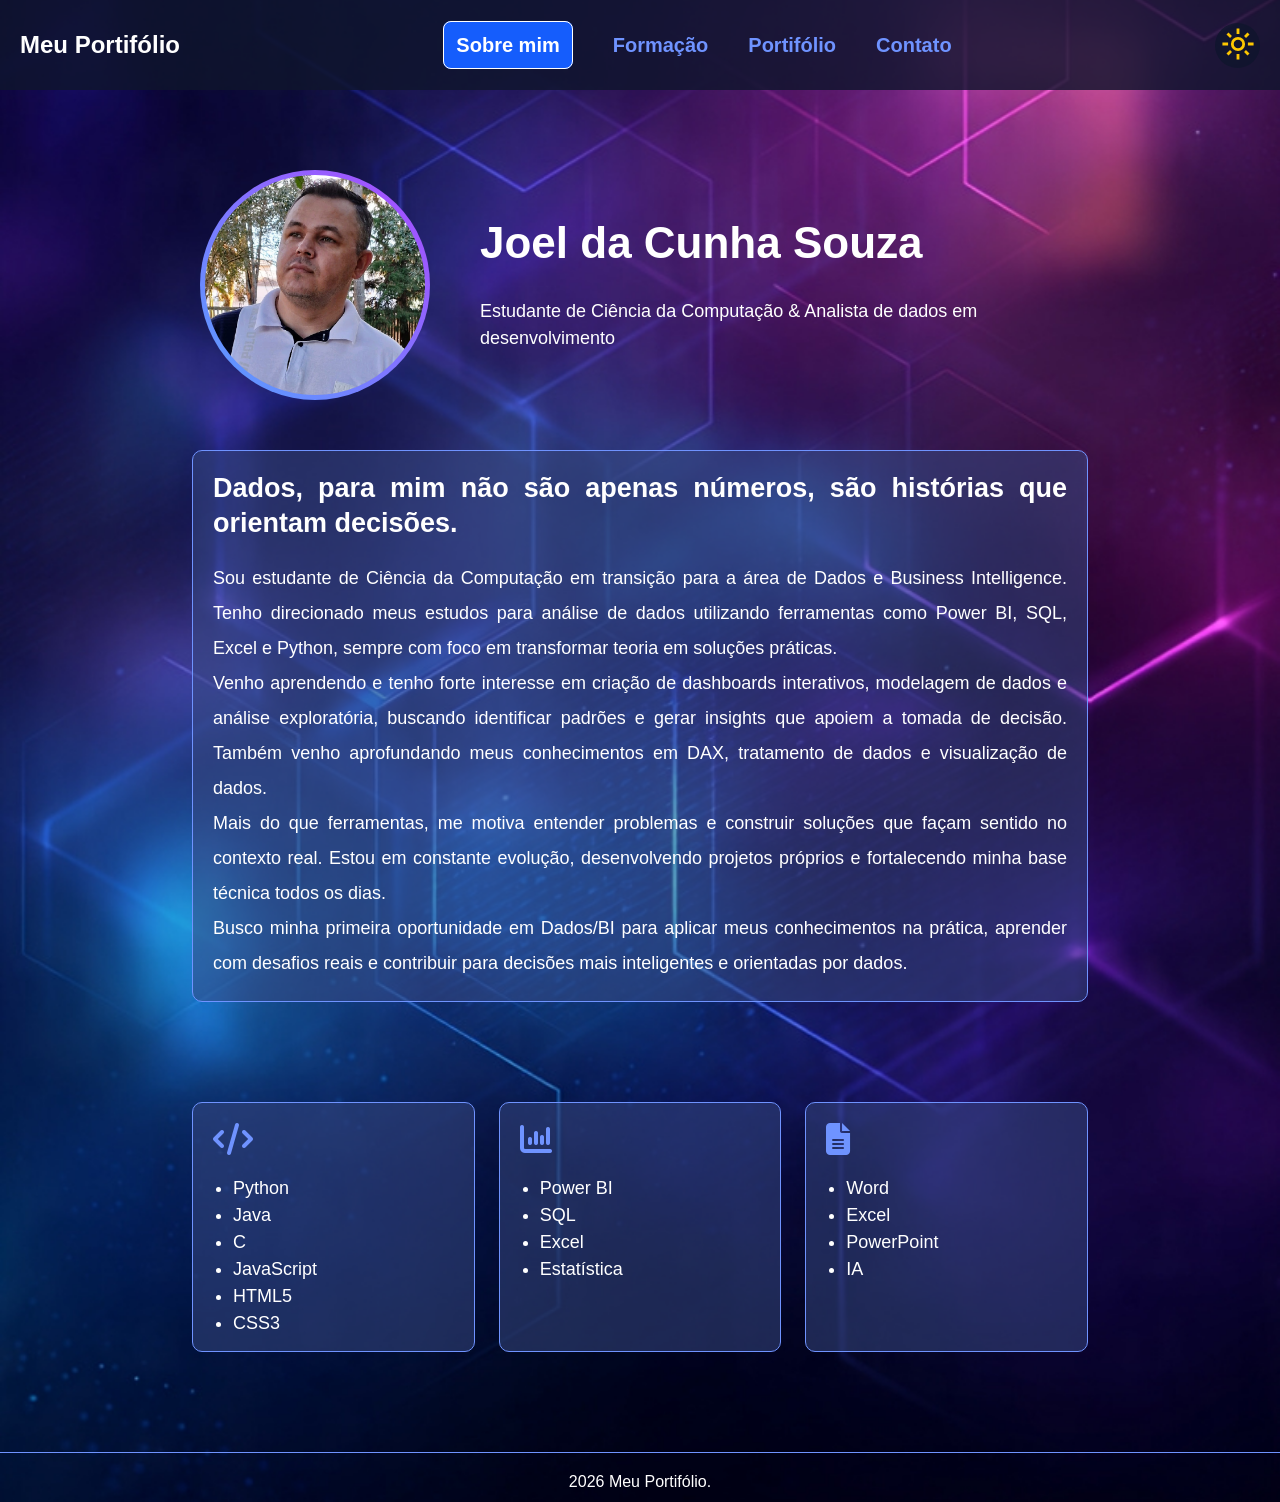
<file: index.html>
<!DOCTYPE html>
<html lang="pt-br">
<head>
    <meta charset="UTF-8">
    <meta name="viewport" content="width=device-width, initial-scale=1.0">
    <link rel="icon" type="image/png" href="ImagensPort/letra-j-realista-letra-neon-azul-brilhante-contra-um-fundo-azul_6017.avif">
    <title>Meu Portifólio</title>
    <link rel="stylesheet" href="https://cdnjs.cloudflare.com/ajax/libs/font-awesome/6.4.2/css/all.min.css">
    <link rel="stylesheet" href="style.css">
</head>
<body>
    <!--Cabeçalho-->
    <header>
        <div class="elemento">
            <p>Meu Portifólio</p>
        </div>

        <nav class="menu-desktop">
            <ul>
                <li class="hideMobile"><a href="index.html" class="menu-item active">Sobre mim</a></li>
                <li class="hideMobile"><a href="formacao.html" class="menu-item ">Formação</a></li>
                <li class="hideMobile"><a href="portifolio.html" class="menu-item ">Portifólio</a></li>
                <li class="hideMobile"><a href="contato.html" class="menu-item ">Contato</a></li>
                <li class="hideDesktop" onclick=showMenuResponsivo() ><a href="#" class="menu-item"><svg xmlns="http://www.w3.org/2000/svg" height="24px" viewBox="0 -960 960 960" width="24px" fill="#e3e3e3"><path d="M120-240v-80h720v80H120Zm0-200v-80h720v80H120Zm0-200v-80h720v80H120Z"/></svg></a></li>
            </ul>
        </nav>

        <nav class="menu-responsivo">
            <ul>
                <li onclick=hideMenuResponsivo() class="iconmen"><a href="#" class="menu-item"><svg xmlns="http://www.w3.org/2000/svg" height="24px" viewBox="0 -960 960 960" width="24px" fill="#e3e3e3"><path d="m256-200-56-56 224-224-224-224 56-56 224 224 224-224 56 56-224 224 224 224-56 56-224-224-224 224Z"/></svg></a></li>
                <li><a href="index.html" class="menu-item active">Sobre mim</a></li>
                <li><a href="formacao.html" class="menu-item ">Formação</a></li>
                <li><a href="portifolio.html" class="menu-item ">Portifólio</a></li>
                <li><a href="contato.html" class="menu-item ">Contato</a></li>
            </ul>
        </nav>
        <div id="botaoTema">
            <button id="theme-toggle" aria-label="Alternar tema">
                <svg id="sol" xmlns="http://www.w3.org/2000/svg" height="36px" viewBox="0 -960 960 960" width="34px" fill="#fdc700"><path d="M565-395q35-35 35-85t-35-85q-35-35-85-35t-85 35q-35 35-35 85t35 85q35 35 85 35t85-35Zm-226.5 56.5Q280-397 280-480t58.5-141.5Q397-680 480-680t141.5 58.5Q680-563 680-480t-58.5 141.5Q563-280 480-280t-141.5-58.5ZM200-440H40v-80h160v80Zm720 0H760v-80h160v80ZM440-760v-160h80v160h-80Zm0 720v-160h80v160h-80ZM256-650l-101-97 57-59 96 100-52 56Zm492 496-97-101 53-55 101 97-57 59Zm-98-550 97-101 59 57-100 96-56-52ZM154-212l101-97 55 53-97 101-59-57Zm326-268Z"/></svg>
            
                <svg id="lua" xmlns="http://www.w3.org/2000/svg" height="34px" viewBox="0 -960 960 960" width="34px" fill="#e3e3e3"><path d="M480-120q-150 0-255-105T120-480q0-150 105-255t255-105q14 0 27.5 1t26.5 3q-41 29-65.5 75.5T444-660q0 90 63 153t153 63q55 0 101-24.5t75-65.5q2 13 3 26.5t1 27.5q0 150-105 255T480-120Zm0-80q88 0 158-48.5T740-375q-20 5-40 8t-40 3q-123 0-209.5-86.5T364-660q0-20 3-40t8-40q-78 32-126.5 102T200-480q0 116 82 198t198 82Zm-10-270Z"/></svg>
            </button>
        </div>
    </header>

    <!--Corpo da Página-->
    <section class="apresentacao">
        <div class="conteiner-img"><Img class="imagem-perfil" src="ImagensPort/Joel.jpg" alt="Foto de Joel"></Img></div>
        <div >
            <h1>Joel da Cunha Souza</h1>
            <p>Estudante de Ciência da Computação & Analista de dados em desenvolvimento</p>
        </div>
    </section>

    <section class="sobre-mim">
        <!--<h2>Transformo aprendizado em soluções práticas com tecnologia</h2>
        <p>Sou estudante de Ciência da Computação em transição de carreira, focado em desenvolvimento e análise de dados. Tenho estudado programação e Power BI, criando projetos práticos e evoluindo todos os dias.

        Busco minha primeira oportunidade na área de tecnologia para aplicar meus conhecimentos, aprender na prática e crescer profissionalmente.</p> -->
        <h2>Dados, para mim não são apenas números, são histórias que orientam decisões.</h2>
        <p>Sou estudante de Ciência da Computação em transição para a área de Dados e Business Intelligence. Tenho direcionado meus estudos para análise de dados utilizando ferramentas como Power BI, SQL, Excel e Python, sempre com foco em transformar teoria em soluções práticas. <br>

        Venho aprendendo e tenho forte interesse em criação de dashboards interativos, modelagem de dados e análise exploratória, buscando identificar padrões e gerar insights que apoiem a tomada de decisão. Também venho aprofundando meus conhecimentos em DAX, tratamento de dados e visualização de dados. <br>

        Mais do que ferramentas, me motiva entender problemas e construir soluções que façam sentido no contexto real. Estou em constante evolução, desenvolvendo projetos próprios e fortalecendo minha base técnica todos os dias. <br>

        Busco minha primeira oportunidade em Dados/BI para aplicar meus conhecimentos na prática, aprender com desafios reais e contribuir para decisões mais inteligentes e orientadas por dados.</p>
    </section>

    <div class="conteiner-habilidades">
        <section class="habilidades">
            <i class="fa-solid fa-code"></i>
            <ul>
                <li>Python</li>
                <li>Java</li>
                <li>C</li>
                <li>JavaScript</li>
                <li>HTML5</li>
                <li>CSS3</li>        
            </ul>
        </section>
        <section class="habilidades">
            <i class="fa-solid fa-chart-column"></i>
            <ul>
                <li>Power BI</li>
                <li>SQL</li>
                <li>Excel</li>
                <li>Estatística</li>
            </ul>
        </section>
        <section class="habilidades">
            <i class="fa-solid fa-file-lines"></i>
            <ul>
               <li>Word</li>
               <li>Excel</li>
               <li>PowerPoint</li>
                <li>IA</li>
            </ul>
        </section>
    </div>

    <!--Rodapé-->
    <footer>
        <p>2026 Meu Portifólio.</p>
    </footer> 

    <script src="script.js"></script>
</body>
</html>
</file>
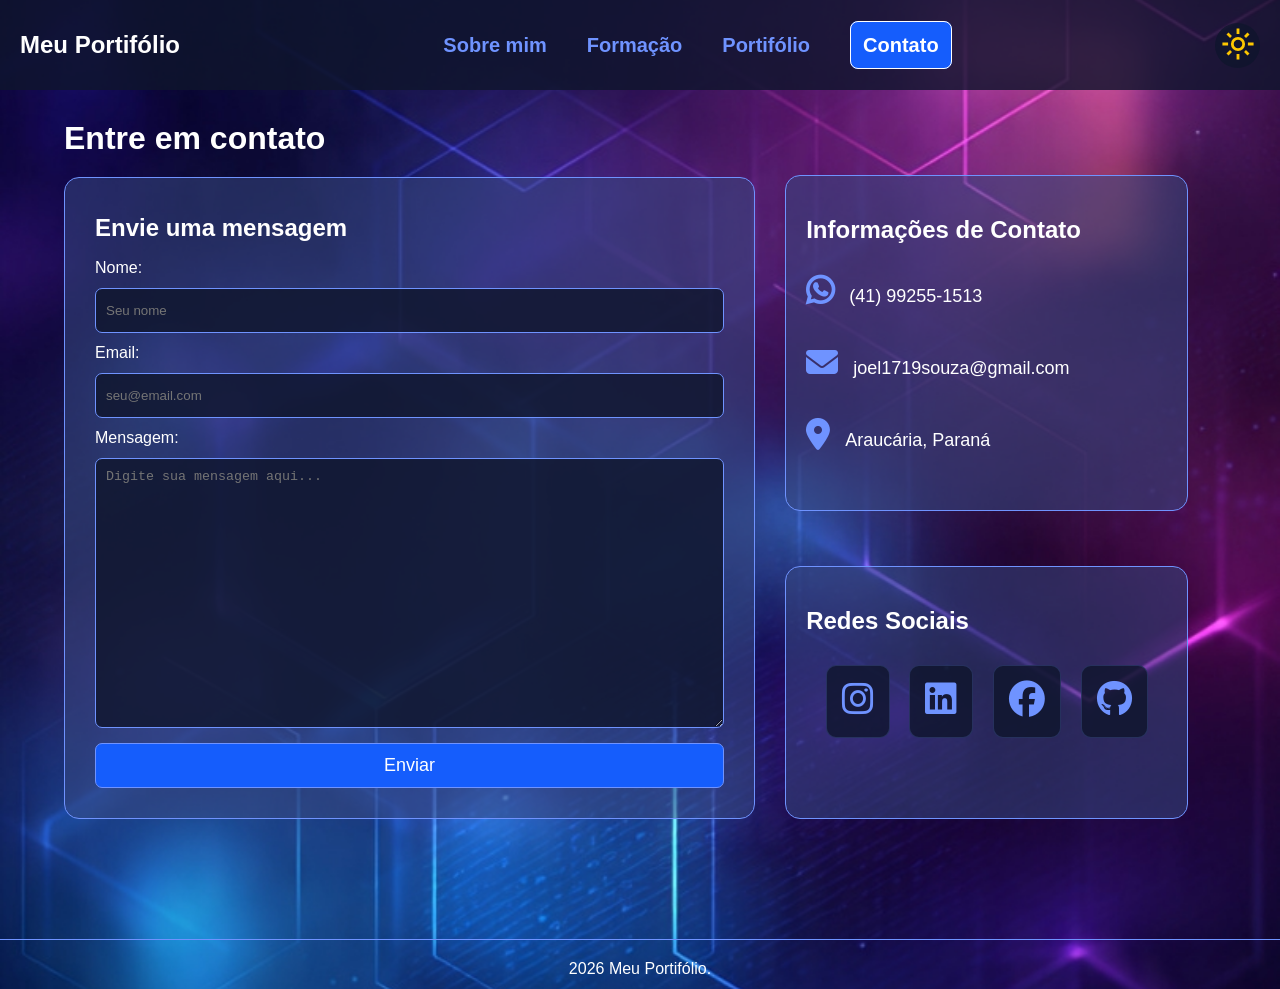
<file: contato.html>
<!DOCTYPE html>
<html lang="pt-br">
<head>
    <meta charset="UTF-8">
    <meta name="viewport" content="width=device-width, initial-scale=1.0">
    <link rel="icon" type="image/png" href="ImagensPort/letra-j-realista-letra-neon-azul-brilhante-contra-um-fundo-azul_6017.avif">
    <title>Meu Portifólio</title>
    <link rel="stylesheet" href="https://cdnjs.cloudflare.com/ajax/libs/font-awesome/6.4.2/css/all.min.css">
    <link rel="stylesheet" href="style.css">
</head>
<body>
    <!--Cabeçalho-->
    <header>
        <div class="elemento">
            <p>Meu Portifólio</p>
        </div>

        <nav class="menu-desktop">
            <ul>
                <li class="hideMobile"><a href="index.html" class="menu-item ">Sobre mim</a></li>
                <li class="hideMobile"><a href="formacao.html" class="menu-item ">Formação</a></li>
                <li class="hideMobile"><a href="portifolio.html" class="menu-item ">Portifólio</a></li>
                <li class="hideMobile"><a href="contato.html" class="menu-item active">Contato</a></li>
                <li class="hideDesktop" onclick=showMenuResponsivo() ><a href="#" class="menu-item"><svg xmlns="http://www.w3.org/2000/svg" height="24px" viewBox="0 -960 960 960" width="24px" fill="#e3e3e3"><path d="M120-240v-80h720v80H120Zm0-200v-80h720v80H120Zm0-200v-80h720v80H120Z"/></svg></a></li>
            </ul>
        </nav>

        <nav class="menu-responsivo">
            <ul>
                <li onclick=hideMenuResponsivo() class="iconmen"><a href="#" class="menu-item active"><svg xmlns="http://www.w3.org/2000/svg" height="24px" viewBox="0 -960 960 960" width="24px" fill="#e3e3e3"><path d="m256-200-56-56 224-224-224-224 56-56 224 224 224-224 56 56-224 224 224 224-56 56-224-224-224 224Z"/></svg></a></li>
                <li><a href="index.html" class="menu-item active">Sobre mim</a></li>
                <li><a href="formacao.html" class="menu-item ">Formação</a></li>
                <li><a href="portifolio.html" class="menu-item ">Portifólio</a></li>
                <li><a href="contato.html" class="menu-item ">Contato</a></li>
            </ul>
        </nav>

        <div id="botaoTema">
            <button id="theme-toggle" aria-label="Alternar tema">
                <svg id="sol" xmlns="http://www.w3.org/2000/svg" height="36px" viewBox="0 -960 960 960" width="34px" fill="#fdc700"><path d="M565-395q35-35 35-85t-35-85q-35-35-85-35t-85 35q-35 35-35 85t35 85q35 35 85 35t85-35Zm-226.5 56.5Q280-397 280-480t58.5-141.5Q397-680 480-680t141.5 58.5Q680-563 680-480t-58.5 141.5Q563-280 480-280t-141.5-58.5ZM200-440H40v-80h160v80Zm720 0H760v-80h160v80ZM440-760v-160h80v160h-80Zm0 720v-160h80v160h-80ZM256-650l-101-97 57-59 96 100-52 56Zm492 496-97-101 53-55 101 97-57 59Zm-98-550 97-101 59 57-100 96-56-52ZM154-212l101-97 55 53-97 101-59-57Zm326-268Z"/></svg>
            
                <svg id="lua" xmlns="http://www.w3.org/2000/svg" height="34px" viewBox="0 -960 960 960" width="34px" fill="#e3e3e3"><path d="M480-120q-150 0-255-105T120-480q0-150 105-255t255-105q14 0 27.5 1t26.5 3q-41 29-65.5 75.5T444-660q0 90 63 153t153 63q55 0 101-24.5t75-65.5q2 13 3 26.5t1 27.5q0 150-105 255T480-120Zm0-80q88 0 158-48.5T740-375q-20 5-40 8t-40 3q-123 0-209.5-86.5T364-660q0-20 3-40t8-40q-78 32-126.5 102T200-480q0 116 82 198t198 82Zm-10-270Z"/></svg>
            </button>
        </div>
    </header>

    <!--Corpo da pagina-->
    <div class="conteiner-contato">
        <div class="conteiner-formulario">
            <h1>Entre em contato</h1>
            <section class="formulario">
                    <h2>Envie uma mensagem</h2>
                    <form id="formularioContato">
                        <label for="nome-usuario">Nome: </label> <br>
                        <input type="text" id="nome-usuario" class="input-campo" placeholder="Seu nome" > <br>
                        <label for="emailUsuario">Email: </label> <br>
                        <input type="text" id="emailUsuario" class="input-campo" placeholder="seu@email.com" > <br>
                        <label for="mensagem">Mensagem: </label> <br>
                        <textarea name="" id="mensagem" class="input-campo"  placeholder="Digite sua mensagem aqui..." style="height: 30vh;"></textarea> <br>
                        <button type="submit" class="botao-enviar">Enviar</button>
                    </form>
            </section>
        </div>
        <div class="informacoes-contato">
            <aside class="contato">
                <h2>Informações de Contato</h2>
                <p><i class="fas fa-brands fa-whatsapp"></i>(41) 99255-1513</p>
                <p><i class="fa-solid fa-envelope"></i>joel1719souza@gmail.com</p>
                <p><i class="fa-solid fa-location-dot"></i>Araucária, Paraná</p>
            </aside>
            <aside class="sociais">
                <h2>Redes Sociais</h2>
                <div class="icon-social">
                    <a href="https://www.instagram.com/joel.souza.716/" target="_blank"><i class="fa-brands fa-instagram"></i></a>
                    <a href="https://www.linkedin.com/in/joel-da-cunha-souza-20b377239/" target="_blank"><i class="fa-brands fa-linkedin"></i></a>
                    <a href="https://www.facebook.com/joel.souza.716/" target="_blank"><i class="fa-brands fa-facebook"></i></a>
                    <a href="https://github.com/JoelCSouza" target="_blank"><i class="fa-brands fa-github"></i></a>
                </div>
            </aside>
        </div>
    </div>

    <!--Rodapé-->
    <footer>
        <p>2026 Meu Portifólio.</p>
    </footer>     
    
    <script src="script.js"></script>
</body>
</html>
</file>
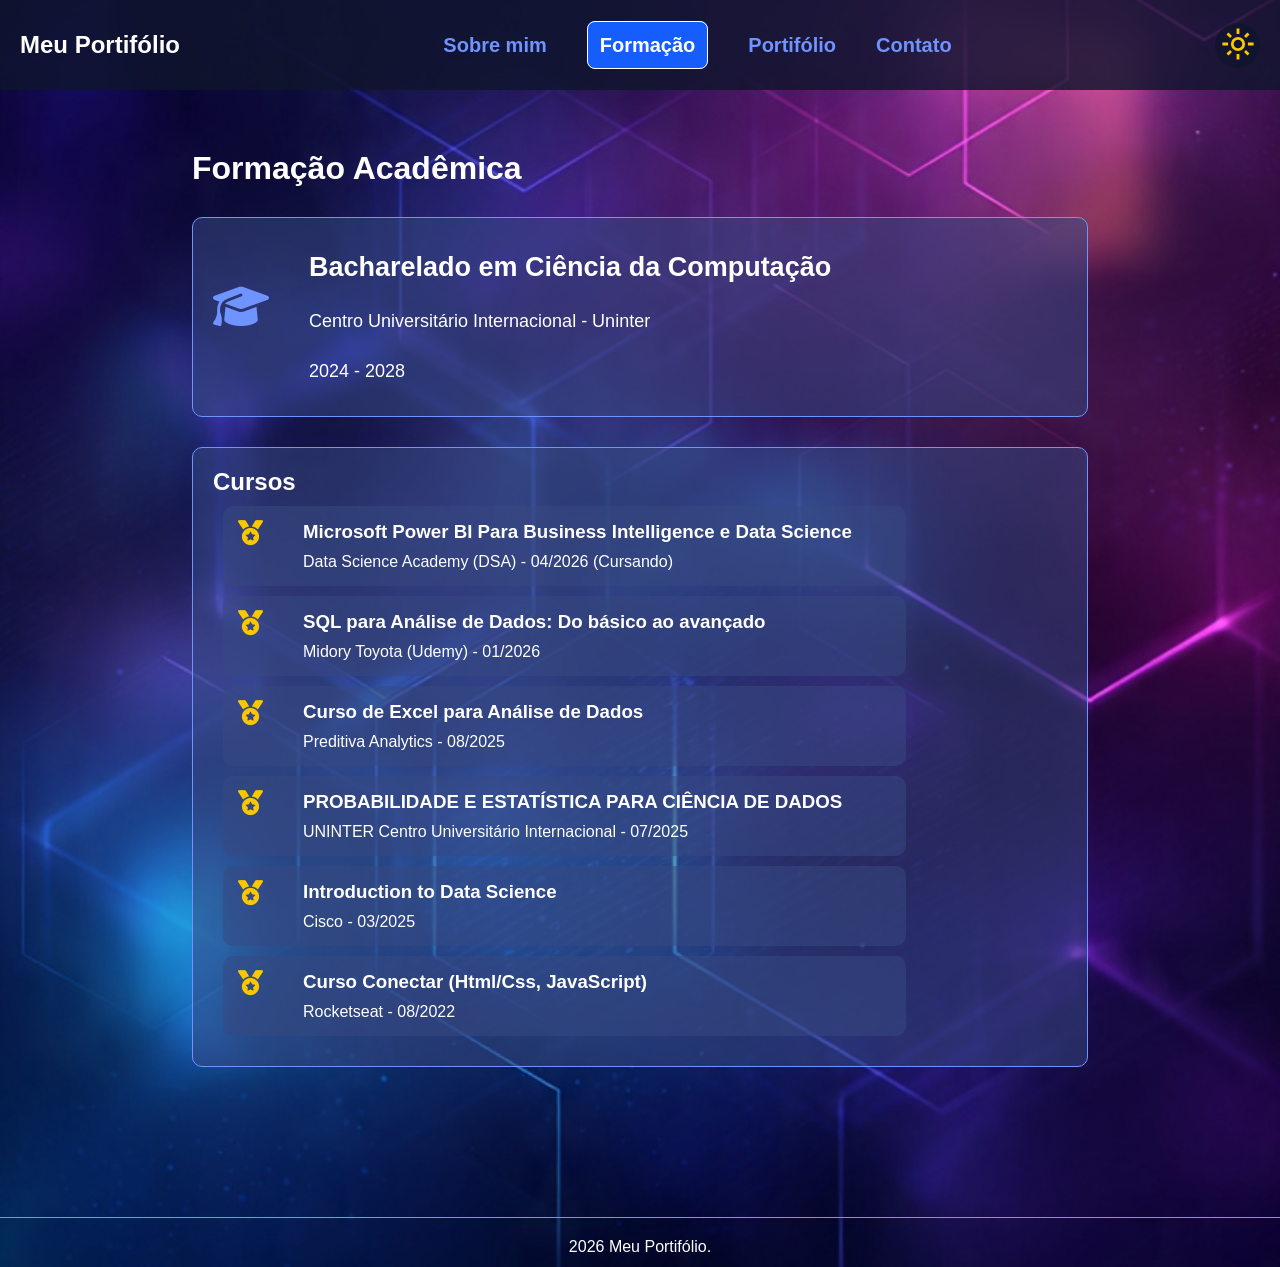
<file: formacao.html>
<!DOCTYPE html>
<html lang="pt-br">
<head>
    <meta charset="UTF-8">
    <meta name="viewport" content="width=device-width, initial-scale=1.0">
    <link rel="icon" type="image/png" href="ImagensPort/letra-j-realista-letra-neon-azul-brilhante-contra-um-fundo-azul_6017.avif">
    <title>Joel | Portifólio</title>
    <link rel="stylesheet" href="https://cdnjs.cloudflare.com/ajax/libs/font-awesome/6.4.2/css/all.min.css">
    <link rel="stylesheet" href="style.css">
</head>
<body>
    <!--Cabeçalho-->
    <header>
        <div class="elemento">
            <p>Meu Portifólio</p>
        </div>

         <nav class="menu-desktop">
            <ul>
                <li class="hideMobile"><a href="index.html" class="menu-item ">Sobre mim</a></li>
                <li class="hideMobile"><a href="formacao.html" class="menu-item active ">Formação</a></li>
                <li class="hideMobile"><a href="portifolio.html" class="menu-item ">Portifólio</a></li>
                <li class="hideMobile"><a href="contato.html" class="menu-item ">Contato</a></li>
                <li class="hideDesktop" onclick=showMenuResponsivo() ><a href="#" class="menu-item"><svg xmlns="http://www.w3.org/2000/svg" height="24px" viewBox="0 -960 960 960" width="24px" fill="#e3e3e3"><path d="M120-240v-80h720v80H120Zm0-200v-80h720v80H120Zm0-200v-80h720v80H120Z"/></svg></a></li>
            </ul>
        </nav>

        <nav class="menu-responsivo">
            <ul>
                <li onclick=hideMenuResponsivo() class="iconmen"><a href="#" class="menu-item active"><svg xmlns="http://www.w3.org/2000/svg" height="24px" viewBox="0 -960 960 960" width="24px" fill="#e3e3e3"><path d="m256-200-56-56 224-224-224-224 56-56 224 224 224-224 56 56-224 224 224 224-56 56-224-224-224 224Z"/></svg></a></li>
                <li><a href="index.html" class="menu-item">Sobre mim</a></li>
                <li><a href="formacao.html" class="menu-item ">Formação</a></li>
                <li><a href="portifolio.html" class="menu-item ">Portifólio</a></li>
                <li><a href="contato.html" class="menu-item ">Contato</a></li>
            </ul>
        </nav>

       <div id="botaoTema">
            <button id="theme-toggle" aria-label="Alternar tema">
                <svg id="sol" xmlns="http://www.w3.org/2000/svg" height="36px" viewBox="0 -960 960 960" width="34px" fill="#fdc700"><path d="M565-395q35-35 35-85t-35-85q-35-35-85-35t-85 35q-35 35-35 85t35 85q35 35 85 35t85-35Zm-226.5 56.5Q280-397 280-480t58.5-141.5Q397-680 480-680t141.5 58.5Q680-563 680-480t-58.5 141.5Q563-280 480-280t-141.5-58.5ZM200-440H40v-80h160v80Zm720 0H760v-80h160v80ZM440-760v-160h80v160h-80Zm0 720v-160h80v160h-80ZM256-650l-101-97 57-59 96 100-52 56Zm492 496-97-101 53-55 101 97-57 59Zm-98-550 97-101 59 57-100 96-56-52ZM154-212l101-97 55 53-97 101-59-57Zm326-268Z"/></svg>
            
                <svg id="lua" xmlns="http://www.w3.org/2000/svg" height="34px" viewBox="0 -960 960 960" width="34px" fill="#e3e3e3"><path d="M480-120q-150 0-255-105T120-480q0-150 105-255t255-105q14 0 27.5 1t26.5 3q-41 29-65.5 75.5T444-660q0 90 63 153t153 63q55 0 101-24.5t75-65.5q2 13 3 26.5t1 27.5q0 150-105 255T480-120Zm0-80q88 0 158-48.5T740-375q-20 5-40 8t-40 3q-123 0-209.5-86.5T364-660q0-20 3-40t8-40q-78 32-126.5 102T200-480q0 116 82 198t198 82Zm-10-270Z"/></svg>
            </button>
        </div>
    </header>

     <!--Corpo da Página-->
        <div class="container-formacao-cursos">
            <h1>Formação Acadêmica</h1>
            <section class="formacao">
                <i class="fa-solid fa-graduation-cap" ></i> 
                <div class="formacao-info">
                    <h2>Bacharelado em Ciência da Computação</h2>
                    <p>Centro Universitário Internacional - Uninter</p>
                    <p>2024 - 2028</p>
                </div>
            </section>

            <section class="cursos">
                <h2>Cursos</h2>
                <section class="curso">
                    <i class="fa-solid fa-medal"  style="font-size: 25px; color: #fdc700;"></i> 
                    <div class="formacao-info">
                        <h3 style="margin-bottom: 10px;">Microsoft Power BI Para Business Intelligence e Data Science</h3>
                        <p>Data Science Academy (DSA) - 04/2026 (Cursando)</p>
                    </div>
                </section>

                <section class="curso">
                    <i class="fa-solid fa-medal"  style="font-size: 25px; color: #fdc700;"></i> 
                    <div class="formacao-info">
                        <h3 style="margin-bottom: 10px;">SQL para Análise de Dados: Do básico ao avançado</h3>
                        <p>Midory Toyota (Udemy) - 01/2026</p>
                    </div>
                </section>

                <section class="curso">
                    <i class="fa-solid fa-medal"  style="font-size: 25px; color: #fdc700;"></i> 
                    <div class="formacao-info">
                        <h3 style="margin-bottom: 10px;">Curso de Excel para Análise de Dados</h3>
                        <p>Preditiva Analytics - 08/2025</p>
                    </div>
                </section>

                <section class="curso">
                    <i class="fa-solid fa-medal"  style="font-size: 25px; color: #fdc700;"></i> 
                    <div class="formacao-info">
                        <h3 style="margin-bottom: 10px;">PROBABILIDADE E ESTATÍSTICA PARA  CIÊNCIA DE DADOS</h3>
                        <p>UNINTER Centro Universitário Internacional - 07/2025</p>
                    </div>
                </section>

                 <section class="curso">
                    <i class="fa-solid fa-medal"  style="font-size: 25px; color: #fdc700;"></i> 
                    <div class="formacao-info">
                        <h3 style="margin-bottom: 10px;">Introduction to Data Science</h3>
                        <p>Cisco - 03/2025</p>
                    </div>
                </section>

                <section class="curso">
                    <i class="fa-solid fa-medal"  style="font-size: 25px; color: #fdc700;"></i> 
                    <div class="formacao-info">
                        <h3 style="margin-bottom: 10px;">Curso Conectar (Html/Css, JavaScript)</h3>
                        <p>Rocketseat - 08/2022</p>
                    </div>
                </section>
            </section>
        </div>

    <!--Rodapé-->
    <footer>
        <p>2026 Meu Portifólio.</p>
    </footer> 

    <script src="script.js"></script>
</body>
</html>
</file>
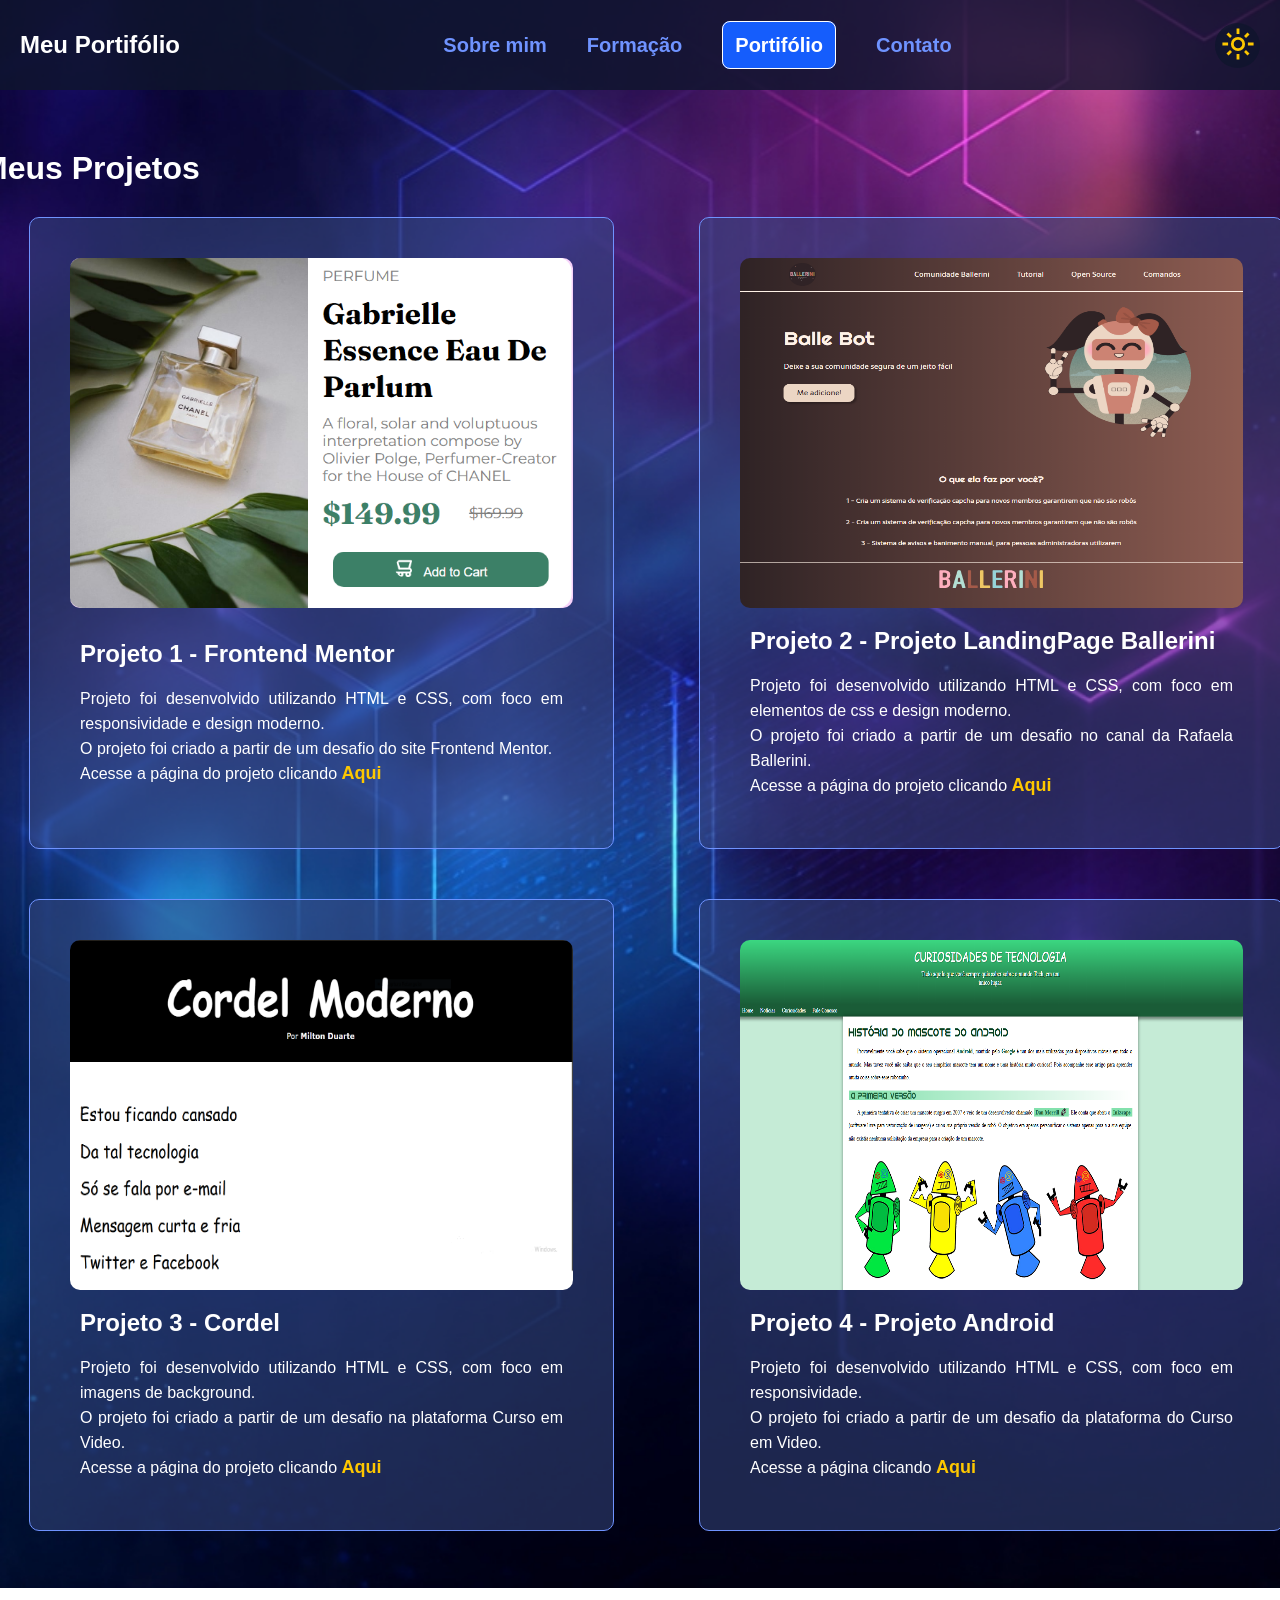
<file: portifolio.html>
<!DOCTYPE html>
<html lang="pt-br">
<head>
    <meta charset="UTF-8">
    <meta name="viewport" content="width=device-width, initial-scale=1.0">
    <link rel="icon" type="image/png" href="ImagensPort/letra-j-realista-letra-neon-azul-brilhante-contra-um-fundo-azul_6017.avif">
    <title>Meu Portifólio</title>
    <link rel="stylesheet" href="https://cdnjs.cloudflare.com/ajax/libs/font-awesome/6.4.2/css/all.min.css">
    <link rel="stylesheet" href="style.css">
</head>
<body>
    <!--Cabeçalho-->
    <header>
        <div class="elemento">
            <p>Meu Portifólio</p>
        </div>

         <nav class="menu-desktop">
            <ul>
                <li class="hideMobile"><a href="index.html" class="menu-item ">Sobre mim</a></li>
                <li class="hideMobile"><a href="formacao.html" class="menu-item ">Formação</a></li>
                <li class="hideMobile"><a href="portifolio.html" class="menu-item active">Portifólio</a></li>
                <li class="hideMobile"><a href="contato.html" class="menu-item ">Contato</a></li>
                <li class="hideDesktop" onclick=showMenuResponsivo() ><a href="#" class="menu-item"><svg xmlns="http://www.w3.org/2000/svg" height="24px" viewBox="0 -960 960 960" width="24px" fill="#e3e3e3"><path d="M120-240v-80h720v80H120Zm0-200v-80h720v80H120Zm0-200v-80h720v80H120Z"/></svg></a></li>
            </ul>
        </nav>

        <nav class="menu-responsivo">
            <ul>
                <li onclick=hideMenuResponsivo() class="iconmen"><a href="#" class="menu-item active"><svg xmlns="http://www.w3.org/2000/svg" height="24px" viewBox="0 -960 960 960" width="24px" fill="#e3e3e3"><path d="m256-200-56-56 224-224-224-224 56-56 224 224 224-224 56 56-224 224 224 224-56 56-224-224-224 224Z"/></svg></a></li>
                <li><a href="index.html" class="menu-item">Sobre mim</a></li>
                <li><a href="formacao.html" class="menu-item ">Formação</a></li>
                <li><a href="portifolio.html" class="menu-item ">Portifólio</a></li>
                <li><a href="contato.html" class="menu-item ">Contato</a></li>
            </ul>
        </nav>

       <div id="botaoTema">
            <button id="theme-toggle" aria-label="Alternar tema">
                <svg id="sol" xmlns="http://www.w3.org/2000/svg" height="36px" viewBox="0 -960 960 960" width="34px" fill="#fdc700"><path d="M565-395q35-35 35-85t-35-85q-35-35-85-35t-85 35q-35 35-35 85t35 85q35 35 85 35t85-35Zm-226.5 56.5Q280-397 280-480t58.5-141.5Q397-680 480-680t141.5 58.5Q680-563 680-480t-58.5 141.5Q563-280 480-280t-141.5-58.5ZM200-440H40v-80h160v80Zm720 0H760v-80h160v80ZM440-760v-160h80v160h-80Zm0 720v-160h80v160h-80ZM256-650l-101-97 57-59 96 100-52 56Zm492 496-97-101 53-55 101 97-57 59Zm-98-550 97-101 59 57-100 96-56-52ZM154-212l101-97 55 53-97 101-59-57Zm326-268Z"/></svg>
            
                <svg id="lua" xmlns="http://www.w3.org/2000/svg" height="34px" viewBox="0 -960 960 960" width="34px" fill="#e3e3e3"><path d="M480-120q-150 0-255-105T120-480q0-150 105-255t255-105q14 0 27.5 1t26.5 3q-41 29-65.5 75.5T444-660q0 90 63 153t153 63q55 0 101-24.5t75-65.5q2 13 3 26.5t1 27.5q0 150-105 255T480-120Zm0-80q88 0 158-48.5T740-375q-20 5-40 8t-40 3q-123 0-209.5-86.5T364-660q0-20 3-40t8-40q-78 32-126.5 102T200-480q0 116 82 198t198 82Zm-10-270Z"/></svg>
            </button>
        </div>
    </header>

    <!--Corpo da Página-->
    <div class="conteiner-projetos">
        <h1>Meus Projetos</h1>
        <div class="conteiner-cards">
            <section class="projetos">
                <img src="ImagensPort/FrontEndMentor.PNG" alt="imagem do projeto Frontend Mentor" class="imagem-projeto">
                <div class="text-projeto">
                    <h2>Projeto 1 - Frontend Mentor</h2>
                    <p>Projeto foi desenvolvido utilizando HTML e CSS, com foco em responsividade e design moderno.</p>
                    <p>O projeto foi criado a partir de um desafio do site Frontend Mentor.</p>
                    <p>Acesse a página do projeto clicando <a href="https://joelcsouza.github.io/ProjetoCatalogoFrontendmentor/" target="_blank">Aqui</a></p>
                </div>
            </section>
            <section class="projetos">
                <img src="ImagensPort/landpageBallerini.PNG" alt="imagem do projeto landpageBallerini" class="imagem-projeto">
                <div class="text-projeto">
                    <h2>Projeto 2 - Projeto LandingPage Ballerini</h2>
                    <p>Projeto foi desenvolvido utilizando HTML e CSS, com foco em elementos de css e design moderno.</p>
                    <p>O projeto foi criado a partir de um desafio no canal da Rafaela Ballerini.</p>
                    <p>Acesse a página do projeto clicando <a href="https://joelcsouza.github.io/ProgetoLandingPageBallerini/" target="_blank">Aqui</a></p>
                </div>
            </section>
            <section class="projetos">
                <img src="ImagensPort/Cordel.PNG" alt="imagem do projeto Cordel" class="imagem-projeto">
                <div class="text-projeto">
                    <h2>Projeto 3 - Cordel</h2>
                    <p>Projeto foi desenvolvido utilizando HTML e CSS, com foco em imagens de background.</p>
                    <p>O projeto foi criado a partir de um desafio na plataforma Curso em Video.</p>
                    <p>Acesse a página do projeto clicando <a href="https://joelcsouza.github.io/Projeto-Cordel/" target="_blank">Aqui</a></p>
                </div>
            </section>
             
             <section class="projetos">
                <img src="ImagensPort/ProjetoAndroid.PNG" alt="imagem do projeto Android"tend Mentor class="imagem-projeto">
                <div class="text-projeto">
                    <h2>Projeto 4 - Projeto Android</h2>
                    <p>Projeto foi desenvolvido utilizando HTML e CSS, com foco em responsividade.</p>
                    <p>O projeto foi criado a partir de um desafio da plataforma do Curso em Video.</p>
                    <p>Acesse a página clicando <a href="https://joelcsouza.github.io/ProjetoAndroid/" target="_blank">Aqui</a></p>
                </div>
            </section>
        </div>
    </div>

    <!--Rodapé-->
    <footer>
        <p>2026 Meu Portifólio.</p>
    </footer> 

    <script src="script.js"></script>
</body>
</html>
</file>
<file: style.css>
:root{
    --cor1: #0f162dd0;
    --cor2: #155dfc;
    --cor3: #50a2ff;
    --cor4: #fdc700;
    --cor5: #38498186;
    --corfonte1: #ffffff;
    --corfonte2: linear-gradient(45deg, #55a0ff, #ac48ff);
    --corfonte3: #6f93ff;
}

/*limpeza de margens e preenchimentos*/
*{
    margin: 0;
    padding: 0;
    box-sizing: border-box;
}
body{
    background: url(ImagensPort/BackgroundDark.jpeg) no-repeat fixed center / cover;
    font-family: Arial, sans-serif;
    color: var(--corfonte1);
}

/*Tema light*/
body.light { background: url(ImagensPort/BackgroundLight.png) no-repeat fixed center / cover;
  color: #021963;
}

body.light header p{
    color: var(--corfonte1);
}

body.light a {
  color: #0077cc;
}

body.light p, body.light li{
    color: #021963;
}

body.light i{
    color: #021963;
}

body.light .sobre-mim, body.light .habilidades, body.light .formacao, body.light .cursos, body.light .projetos, body.light .formulario, body.light .contato, body.light .sociais{
    background-color: transparent;
}

body.light .curso {
    background-color: transparent;
    border: solid 1px var(--corfonte3);
}

body.light .icon-social a, body.light .input-campo {
    background-color: #38498138;;
    backdrop-filter: blur(10px);
    color: #021963;
}

body.light .sociais a:hover{
    color: var(--cor2);
    border: solid 2px var(--cor2);
}

body.light .sociais a:hover i{
    color: var(--cor2);
    transition: 0.3s;
}
/*------------------------------------------------------------------------------------------------------*/
/*----Cabeçalho e rodapé----*/
/* Estilo do cabeçalho */
header{
    position: fixed;
    top: 0;
    left: 0;
    width: 100%;
    height: 90px;
    background-color: var(--cor1);
    display: flex;
    justify-content: space-between;
    align-items: center;
    padding: 20px;
    z-index: 900;
}

.elemento p{
    font-size: 1.5rem;
    color: var(--corfonte1);
    font-weight: bold;
}

/*menu para desktop*/
.menu-desktop ul{
    list-style: none;
    display: flex;
    gap: 20px;
}

.menu-desktop ul li{
    margin: 10px;
}
.menu-desktop ul li a{
    width: 120px;
    color: var(--corfonte3);
    text-decoration: none;
    font-size: 1.25rem;
    font-weight: bold;
}

.menu-desktop ul li a:hover{
    color: var(--corfonte1);
    transition: 0.3s;
}

.menu-desktop ul li a.active{
    background-color: var(--cor2);
    color: var(--corfonte1);
    border: solid 1px var(--corfonte1);
    padding: 12px;
    border-radius: 8px;
}

.menu-responsivo{
        display: none;
        background-color: var(--cor5);
        padding-top: 20rem;
        padding-bottom: 3rem;
        width: 15rem;
        height: 40rem;
        justify-content: center;
        backdrop-filter: blur(10px);
        z-index: 999;
        box-shadow: 3px 3px 5px var(--cor1);
    }

    
    .menu-responsivo ul{
        display: flex;
        flex-direction: column;
        gap: 2rem;
        align-items: center;
    }

    .menu-responsivo ul li{
        list-style: none;
    }

    .menu-responsivo ul li a{
        font-size: 1.25rem;
        text-decoration: none;
        color: #ffffff;  
    }

    .menu-responsivo ul li a:hover{
        text-decoration: underline;
    }

#botaoTema button {
    width: 45px;
    height: 45px;
    border-radius: 50%;
    background-color: var(--cor1);
    border: none;
}

#sol, #lua {
    display: none;
}

body:not(.light) #sol {
    display: inline;
}

body.light #lua {
    display: inline;
}

/*Rodapé*/
footer{
    height: 50px;
    padding: 20px;
    border-top: solid 1px var(--corfonte3);
    font-size: 1rem;
    text-align: center;
}

/*-------------------------------------------------------------------------------------------------------*/
/*----Página Sobre Mim----*/

.apresentacao{
    display: flex;
    align-items: center;
    justify-content: center;
    margin-top: 170px;
    
}

.conteiner-img{
    min-width: 230px;
    min-height: 230px;
    display: flex;
    align-items: center;
    justify-content: center;
    border-radius: 50%;
    background: var(--corfonte2);
    margin-right: 50px;
}

.imagem-perfil{
    width: 220px;
    height: 220px;
    border-radius: 50%;
}    

.apresentacao{
    display: flex;
    justify-content: center;
}

.apresentacao h1{
    font-size: 2.75rem;
    color: var(--corfonte2);
    margin-bottom: 30px;
}

.apresentacao p{
    max-width: 600px;
    color: var(--corfonte1);
    font-size: 1.125rem;
    line-height: 1.5;
}

/*Seção sobre mim*/

.sobre-mim{
    width: 70%;
    background-color: var(--cor5);
    margin: 50px auto;
    padding: 20px;
    border-radius: 10px;
    border: solid 1px var(--corfonte3);
    font-size: 1.125rem;
    text-align: justify;
    line-height: 35px;
    transition: transform 0.3s;
}

.sobre-mim:hover{
    transform: scale(1.03);
    transition: 0.3s;
}
.sobre-mim h2{
    color: var(--corfonte2);
    margin-bottom: 20px;
}

/*Habilidades*/
.conteiner-habilidades{
    width: 70%;
    display: flex;
    justify-content: space-between;
    margin: 100px auto;
    gap: 1.5rem;
}
.habilidades{
    width: 300px;
    height: 250px;
    background-color: var(--cor5);
    align-items: first baseline;
    padding: 20px;
    border-radius: 10px;
    border: solid 1px var(--corfonte3);
    transition: transform 0.3s;
}

.habilidades:hover{
    transform: scale(1.03);
    transition: 0.3s;
}

.habilidades h2{
    color: var(--corfonte2);
    margin-bottom: 20px;
}

.habilidades ul{
    color: var(--corfonte1);
    font-size: 1.125rem;
    line-height: 1.5;
    margin-left: 20px;
}


i{
    font-size: 2rem;
    color: var(--corfonte3);
    margin-bottom: 20px;
}

/*---------------------------------------------------------------------------------------------------------*/
/*----Estilo Página Formação----*/

.container-formacao-cursos{
    width: 70%;
    align-items: center;
    margin: 150px auto;
    
}

.formacao{
    width: 100%;
    height: 200px;
    margin-top: 30px;
    background-color: var(--cor5);
    padding: 20px;
    border-radius: 10px;
    border: solid 1px var(--corfonte3);
    font-size: 1.125rem;
    display: flex;
    flex-direction: row;
    align-items: center;
    transition: transform 0.3s;
}

.formacao i{
    font-size: 2.8rem;
}

.formacao:hover{
    transform: translate(10px);
    transition: 0.3s;
}

.formacao-info{
    display: flex;
    flex-direction: column;
    justify-content: space-around;
    margin-left: 40px;
    height: 100%;
}

.cursos{
    width: 100%;
    margin-top: 30px;
    background-color: var(--cor5);
    padding: 20px;
    border-radius: 10px;
    border: solid 1px var(--corfonte3);
}

.curso{
    background-color: var(--cor5);
    padding: 10px;
    border-radius: 10px;
    width: 80%;
    display: flex;
    margin: 10px;
    padding: 15px;
    transition: transform 0.3s;
}

.curso:hover{
    border: solid 1px var(--corfonte3);
    transform: translate(10px);
}

/*---------------------------------------------------------------------------------------------------------*/
/*----Estilo Página Portifólio----*/

.conteiner-projetos{

    margin: 150px 100px 200px 150px;
    display: grid;
    justify-content: center;
    
}

.conteiner-projetos h1{
    font-size: 2rem;
}

.conteiner-cards{
    display: grid;
    grid-template-columns: 650px 650px;;
    gap: 20px;
    margin-left: 3rem;
}

.projetos{
    background-color: var(--cor5);
    margin-top: 30px;
    width: 90%;
    display: flex;
    flex-wrap: wrap;
    padding: 40px;
    border-radius: 10px;
    border: solid 1px var(--corfonte3);
    transition: transform 0.3s;
}

.projetos:hover{
    transform: scale(1.02);
    transition: 0.3s;
}

.imagem-projeto{
    width: 100%;
    height: 350px;
    border-radius: 10px;
    margin-bottom: 10px;;
} 

.text-projeto{
    text-align: justify;
    padding: 10px;
    line-height: 25px;
} 

.text-projeto h2{
    padding-bottom: 20px;
}

.text-projeto a{
    color: var(--cor4);
    font-weight: bold;
    text-decoration: none;
    font-size: 1.125rem;
}

.text-projeto a:hover{
    font-size: 1.25rem;
    transition: 0.3s;
    cursor: pointer;
}

/*---------------------------------------------------------------------------------------------------------*/
/*----Estilo Página Contato----*/

/*estilo do formulário*/
.conteiner-contato{
    margin: 150px 100px;
    display: flex;
    flex-direction: row;
    gap: 30px;
}

.conteiner-contato h1{
    font-size: 2rem;
    margin-bottom: 20px;
}

.conteiner-formulario{
    width: 60%;
}

.formulario{
    width: 100%;
    padding: 30px;
    border-radius: 15px;
    border: solid 1px var(--corfonte3);
    display: flex;
    flex-direction: column;
    background-color: var(--cor5);
    line-height: 40px;
}

.input-campo{
    width: 100%;
    height: 45px;
    padding: 10px;
    border-radius: 7px;
    border: solid 1px var(--corfonte3);
    background-color: var(--cor1);
    color: var(--corfonte1);
}

.botao-enviar{
    width: 100%;
    height: 45px;
    border-radius: 7px;
    border: solid 1px var(--corfonte3);
    background-color: var(--cor2);
    color: var(--corfonte1);
    font-size: 1.125rem;
}

.botao-enviar:hover{
    transform: scaley(1.03);
    cursor: pointer;
    border: solid   1px var(--corfonte1);
    font-weight: bolder;
}

/*estilo das informações de contato*/
.conteiner-contato{
    width: 90%;
    margin: 120px auto;
}

.informacoes-contato{
    display: flex;
    flex-direction: column;
    width: 35%;
    }

.contato{
    width: 100%;
    height: 50%;
    background-color: var(--cor5);
    padding: 20px;
    border-radius: 15px;
    border: solid 1px var(--corfonte3);
    margin-top: 55px;
}

.contato h2, .sociais h2{
    color: var(--corfonte2);
    margin: 20px 0 30px 0;
}

.contato p{
    color: var(--corfonte1);
    font-size: 1.125rem;
    line-height: 30px;
    padding-bottom: 20px;
}

.contato i{
    margin-right: 15px;
}

.sociais{
    width: 100%;
    height: 50%;
    background-color: var(--cor5);
    padding: 20px;
    border-radius: 15px;
    border: solid 1px var(--corfonte3);
    margin-top: 55px;   
}

.icon-social{
    display: flex;
    justify-content: space-evenly;
}

.sociais a{
    color: var(--corfonte1);
    font-size: 2rem;
    padding: 15px 15px 0 15px;
    background-color: var(--cor1);
    border-radius: 10px;
    border: solid 1px var(--cor5);
}

.sociais i{
    font-size: 2.25rem
}

.sociais a:hover{
    color: var(--cor2);
    border: solid 2px var(--corfonte1);
}

.sociais a:hover i{
    color: var(--corfonte1);
    transition: 0.3s;
}

/*---------------------------------------------------------------------------------------------------------*/
/*----Estilo responsividade----*/
/*desktop menu*/
@media (min-width: 55.31rem){
    .hideDesktop{
        display: none;
    }
}

/*Tablet*/

@media (max-width: 55.31rem){
     .hideMobile{
        display: none;
    }

    .menu-responsivo{
        padding-top: 21rem;
    }
     

    .apresentacao{
        flex-direction: column;
        text-align: center;
    }

    .conteiner-img{
        margin-right: 0;
        margin-bottom: 1.25rem;
        width: 170px;
        height: 170px;
    }
    .imagem-perfil{
       width: 95%; 
       height: 95%;
    }

    .conteiner-habilidades{
        flex-direction: column;
        align-items: center;
        gap: 20px;
    }

    .conteiner-projetos{
        margin: 150px 20px 200px 20px;
    }

    .conteiner-cards{
        grid-template-columns: 100%;
    }

    .habilidades{
         width: 100%;
    }
    
    .habilidades ul, i{
        padding-left: 2rem;
    }

    .projetos{
       width: 100%;
       padding-bottom: 4.5rem;
    }

    .imagem-projeto{
        width: 100%;
        height: 70%;
    }

    .conteiner-contato{
        flex-direction: column;
        align-items: center;
    }

    .conteiner-formulario, .informacoes-contato{
        width: 100%;
    }

    .sociais i{
        font-size: 2rem;
        padding: 0.5rem 0.5rem 0 0.7rem;
    }
}

/*Mobile*/
 @media (max-width: 34.38rem){
    /*header*/
   
    .elemento p{
        font-size: 1rem;
    }

    .menu-responsivo{
        width: 14rem;
        margin-right: 0.75rem;
    }
   

    /*pagina sobre mim*/
    .conteiner-img{
        width: 120px;
        height: 120px;
    }

    .apresentacao h1{
         font-size: 2rem;
     }

     .apresentacao p{
         font-size: 16px;
     }

     .sobre-mim{
         width: 90%;
     }

     .conteiner-habilidades{
         width: 90%;
     }

     .habilidades{
         width: 100%;
     }

     /*formação*/

    .container-formacao-cursos{
        width: 90%;
    }

    .formacao{
        font-size: 16px;
    }

    .curso{
        width: 100%;
        
    }
    
    /*portifolio*/
    .conteiner-projetos{
        width: 90%;
        justify-content: center;
    }

    .conteiner-cards{
        width: 100%;
        margin-left: 0;
    }
    .projetos{
       width: 100%;
       padding: 1rem;
    }

    .imagem-projeto{
        height: 250px;
    }

    /*formação*/
    .formacao h2{
        font-size: 1.25rem;
    }

    .formacao i{
        font-size: 2.5rem;
    }
    .curso{
        margin: 1rem 0;
    }

    .formacao-info{
        margin-left: 1rem;
    }

    /*contato*/
    .conteiner-contato{
        width: 90%;
        margin:120px auto;
        font-size: 1rem;
    }

    .contato{
        font-size: 1rem;
    }

    .conteiner-formulario{
        width: 100%;
    }

    .sociais a{
        font-size: 1rem;
        padding: 0.5rem 0.5rem 0 0.5rem;
        width: 4rem;
    }

    .sociais i{
        font-size: 1.75rem;
        padding: 0.7rem 0.5rem 0 0.7rem;
    }
 }
</file>
